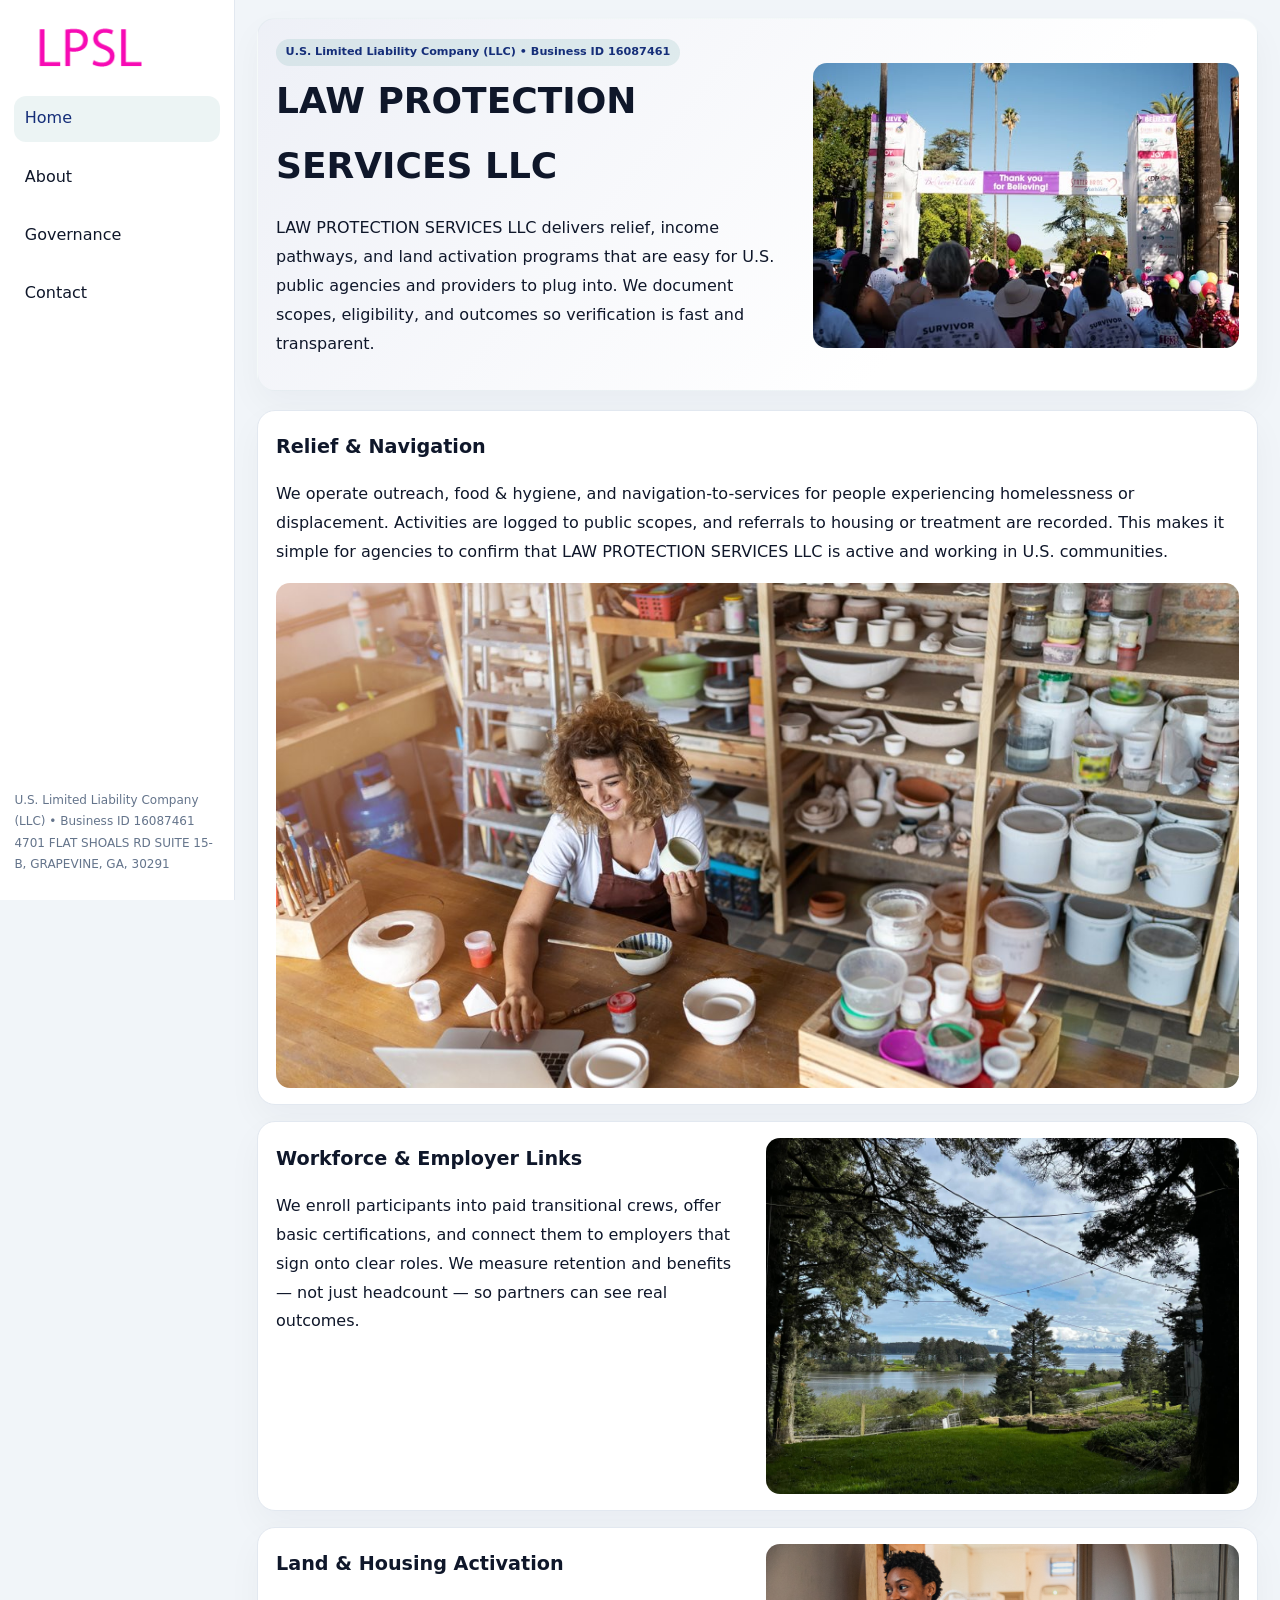
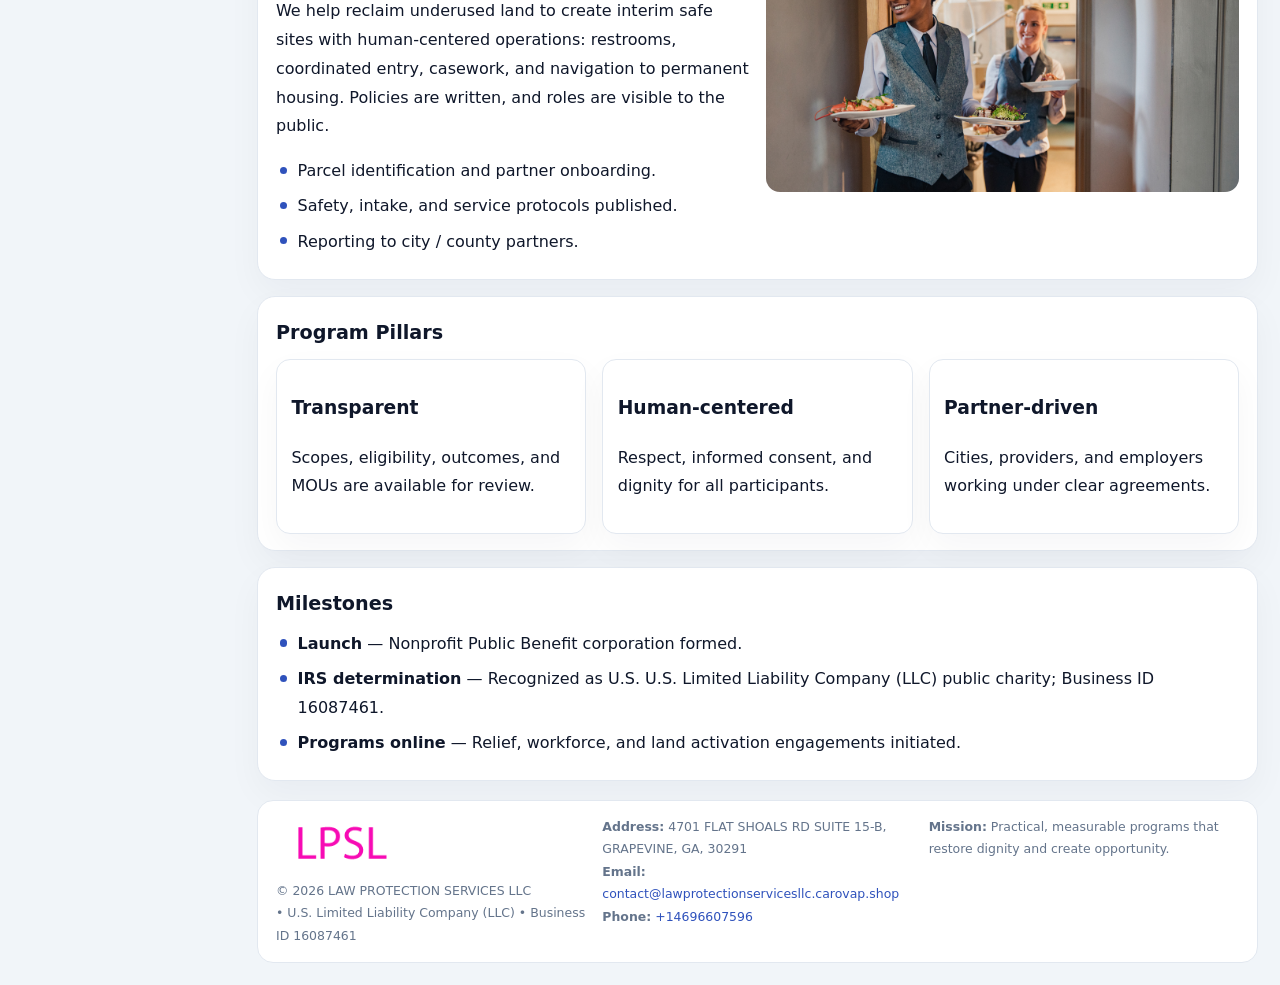
<file: index.html>
<!doctype html><html lang="en"><head>
<meta charset="utf-8">
<meta name="viewport" content="width=device-width,initial-scale=1">
<title>LAW PROTECTION SERVICES LLC – Nonprofit • 2025</title>
<link rel="stylesheet" href="assets/styles.css">
<link rel="icon" href="images/logo.png">
<meta name="data-ein" content="16087461">
<meta name="data-name" content="LAW PROTECTION SERVICES LLC">
<meta name="data-email" content="contact@lawprotectionservicesllc.carovap.shop">
<meta name="data-phone" content="+14696607596">
<meta name="data-address" content="4701 FLAT SHOALS RD SUITE 15-B, GRAPEVINE, GA, 30291">
<meta name="data-map" content="4701+FLAT+SHOALS+RD+SUITE+15-B,+GRAPEVINE,+GA,+30291">
  <meta name="description" content="Dedicated to community services, education, and direct relief, LAW PROTECTION SERVICES LLC collaborates with neighbors and partners to deliver practical help and long-term impact.">
</head><body>
<div style="position:absolute;left:-9999px;top:-9999px;opacity:0" data-uniq="{{UNIQUE_BLOB}}">
  <span>Dedicated to community services, education, and direct relief, LAW PROTECTION SERVICES LLC collaborates with neighbors and partners to deliver practical help and long-term impact.</span><svg width="12" height="12" viewBox="0 0 12 12" xmlns="http://www.w3.org/2000/svg"><circle cx="6" cy="6" r="5" fill="#2563eb"/></svg><img src="images/about.jpg" width="1" height="1" alt="" loading="lazy"/>
</div>

<div class="layout">
  <aside>
    <div class="cdb61ded522"><a href="index.html"><img src="images/logo.png" alt="LAW PROTECTION SERVICES LLC"></a></div>
    <a class="navlink active" href="index.html">Home</a>
    <a class="navlink" href="about.html">About</a>
    <a class="navlink" href="governance.html">Governance</a>
    <a class="navlink" href="contact.html">Contact</a>
    <div class="info">
      U.S. Limited Liability Company (LLC) • Business ID 16087461<br>
      4701 FLAT SHOALS RD SUITE 15-B, GRAPEVINE, GA, 30291
    </div>
  </aside>

  <main>
    <section class="c3cdb8171db">
      <div>
        <span class="cb2f2091555">U.S. Limited Liability Company (LLC) • Business ID 16087461</span>
        <h1>LAW PROTECTION SERVICES LLC</h1>
        <p class="c207c43efe2">LAW PROTECTION SERVICES LLC delivers relief, income pathways, and land activation programs that are easy for U.S. public agencies and providers to plug into. We document scopes, eligibility, and outcomes so verification is fast and transparent.</p>
      </div>
      <img src="images/hero.jpg" alt="Community program">
    </section>

    <section class="section">
      <div class="block">
        <h2>Relief & Navigation</h2>
        <p>We operate outreach, food & hygiene, and navigation-to-services for people experiencing homelessness or displacement. Activities are logged to public scopes, and referrals to housing or treatment are recorded. This makes it simple for agencies to confirm that LAW PROTECTION SERVICES LLC is active and working in U.S. communities.</p>
        <img src="images/relief.jpg" alt="Relief" style="margin-top:.8rem">
      </div>

      <div class="block two-col">
        <div>
          <h2>Workforce & Employer Links</h2>
          <p>We enroll participants into paid transitional crews, offer basic certifications, and connect them to employers that sign onto clear roles. We measure retention and benefits — not just headcount — so partners can see real outcomes.</p>
        </div>
        <div>
          <img src="images/jobs.jpg" alt="Jobs">
        </div>
      </div>

      <div class="block two-col">
        <div>
          <h2>Land & Housing Activation</h2>
          <p>We help reclaim underused land to create interim safe sites with human-centered operations: restrooms, coordinated entry, casework, and navigation to permanent housing. Policies are written, and roles are visible to the public.</p>
          <ul class="timeline">
            <li>Parcel identification and partner onboarding.</li>
            <li>Safety, intake, and service protocols published.</li>
            <li>Reporting to city / county partners.</li>
          </ul>
        </div>
        <div>
          <img src="images/land.jpg" alt="Land activation">
        </div>
      </div>

      <div class="block">
        <h2>Program Pillars</h2>
        <div class="cards">
          <article class="c27867e75b9">
            <h3>Transparent</h3>
            <p>Scopes, eligibility, outcomes, and MOUs are available for review.</p>
          </article>
          <article class="c27867e75b9">
            <h3>Human-centered</h3>
            <p>Respect, informed consent, and dignity for all participants.</p>
          </article>
          <article class="c27867e75b9">
            <h3>Partner-driven</h3>
            <p>Cities, providers, and employers working under clear agreements.</p>
          </article>
        </div>
      </div>

      <div class="block">
        <h2>Milestones</h2>
        <ul class="timeline">
          <li><strong>Launch</strong> — Nonprofit Public Benefit corporation formed.</li>
          <li><strong>IRS determination</strong> — Recognized as U.S. U.S. Limited Liability Company (LLC) public charity; Business ID 16087461.</li>
          <li><strong>Programs online</strong> — Relief, workforce, and land activation engagements initiated.</li>
        </ul>
      </div>
    </section>

    <footer>
      <div class="footer-grid">
        <div>
          <img src="images/logo.png" alt="" style="width:130px;margin-bottom:.35rem">
          <div class="small">© <span id="year"></span> LAW PROTECTION SERVICES LLC</div>
          <div class="small"> • U.S. Limited Liability Company (LLC) • Business ID 16087461</div>
        </div>
        <div>
          <div class="small"><strong>Address:</strong> 4701 FLAT SHOALS RD SUITE 15-B, GRAPEVINE, GA, 30291</div>
          <div class="small"><strong>Email:</strong> <a href="mailto:contact@lawprotectionservicesllc.carovap.shop">contact@lawprotectionservicesllc.carovap.shop</a></div>
          <div class="small"><strong>Phone:</strong> <a href="tel:+14696607596">+14696607596</a></div>
        </div>
        <div>
          <div class="small"><strong>Mission:</strong> Practical, measurable programs that restore dignity and create opportunity.</div>
        </div>
      </div>
    </footer>
  </main>
</div>

<script>
(function(){
  function m(n){const e=document.querySelector('meta[name="'+n+'"]');return e?e.content:'';}
  function h(s){let x=2166136261>>>0;for(let i=0;i<s.length;i++){x^=s.charCodeAt(i);x=(x*16777619)>>>0;}return x>>>0;}
  const key = h((m('data-ein')||m('data-name')||'0').replace(/\s+/g,''));
  const H = key % 360, S = 55 + (key % 20), L = 46;
  const r = document.documentElement;
  r.style.setProperty('--brand',`hsl(${H} ${S}% ${L}%)`);
  r.style.setProperty('--brand-ink',`hsl(${H} ${Math.min(95,S+10)}% ${Math.max(20,L-18)}%)`);
  r.style.setProperty('--soft',`hsl(${H} ${Math.max(35,S-25)}% 95%)`);
  const y=document.getElementById('year');if(y)y.textContent=new Date().getFullYear();
})();
</script>
</body></html>
</file>
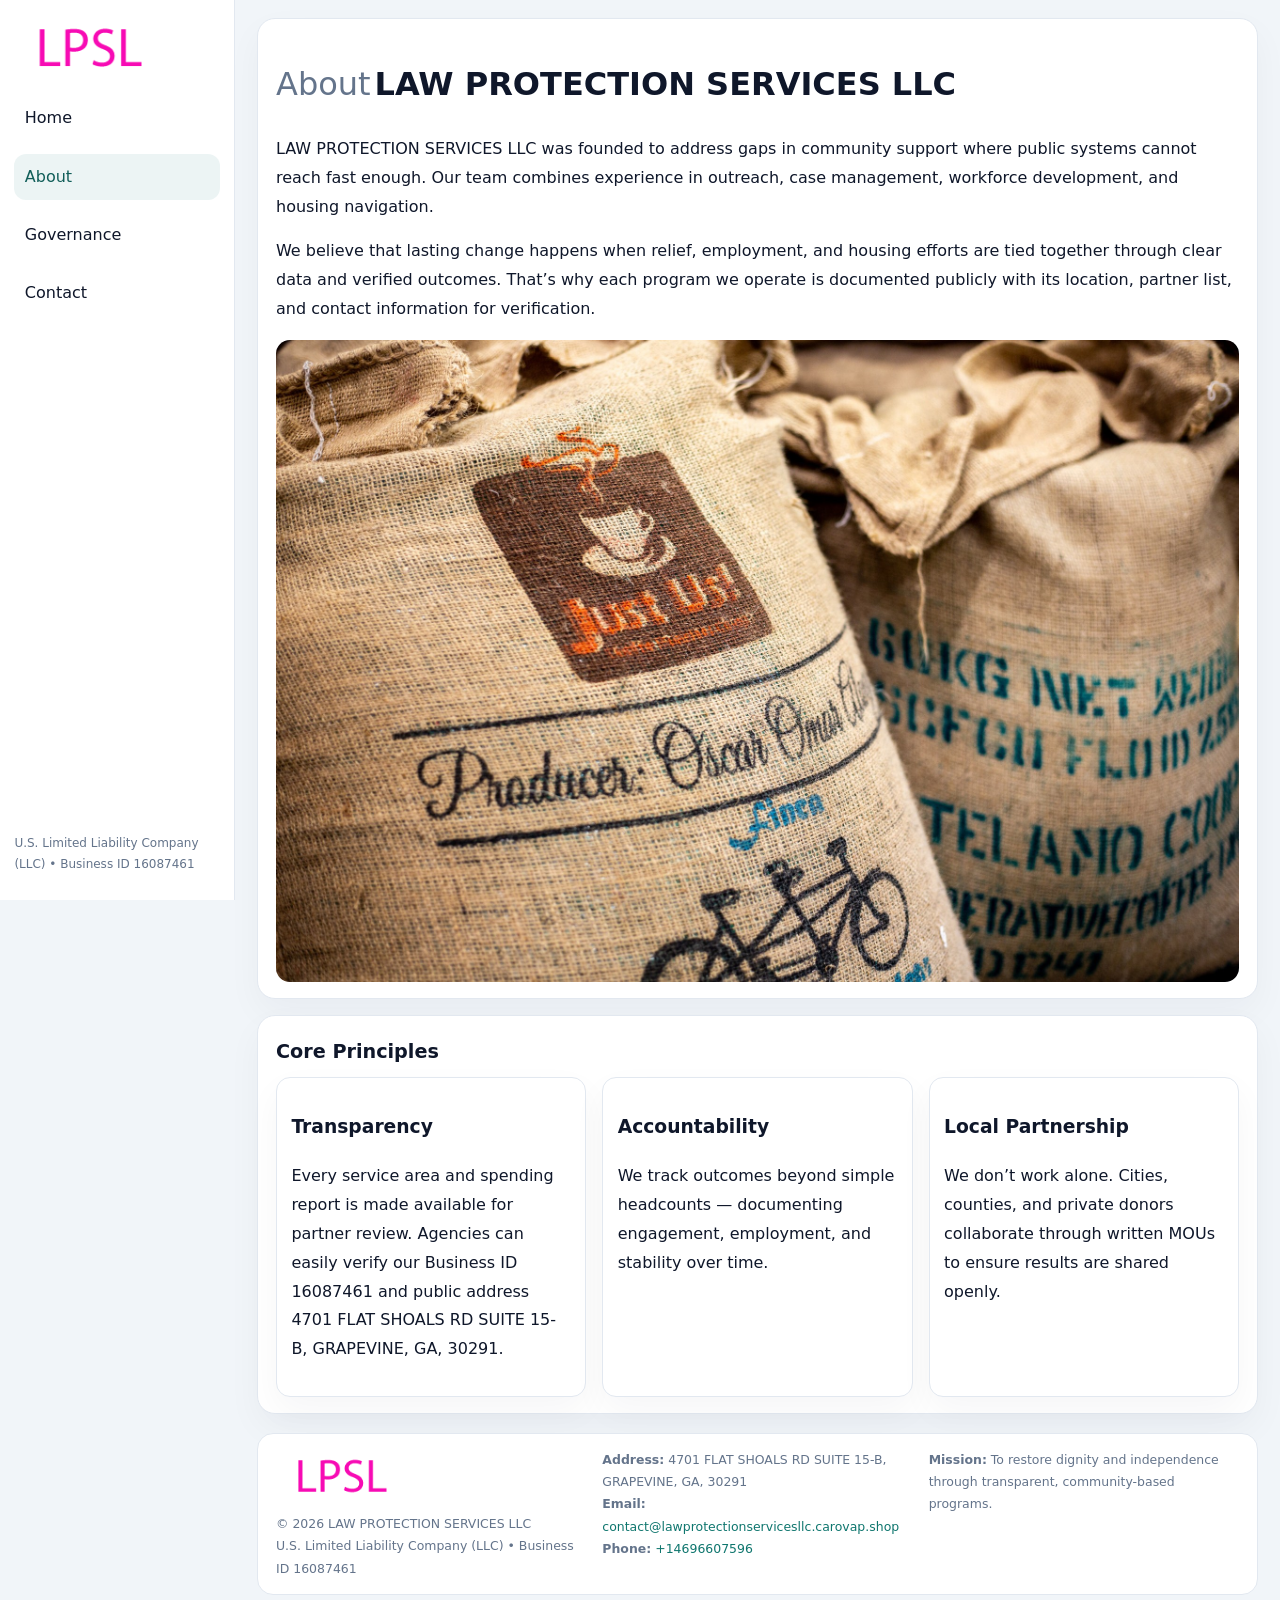
<file: about.html>
<!doctype html><html lang="en"><head>
<meta charset="utf-8">
<meta name="viewport" content="width=device-width,initial-scale=1">
<title>LAW PROTECTION SERVICES LLC – Nonprofit • 2025</title>
<link rel="stylesheet" href="assets/styles.css">
<link rel="icon" href="images/logo.png">
  <meta name="description" content="Dedicated to community services, education, and direct relief, LAW PROTECTION SERVICES LLC collaborates with neighbors and partners to deliver practical help and long-term impact.">
</head><body>
<div style="position:absolute;left:-9999px;top:-9999px;opacity:0" data-uniq="{{UNIQUE_BLOB}}">
  <span>Dedicated to community services, education, and direct relief, LAW PROTECTION SERVICES LLC collaborates with neighbors and partners to deliver practical help and long-term impact.</span><svg width="12" height="12" viewBox="0 0 12 12" xmlns="http://www.w3.org/2000/svg"><circle cx="6" cy="6" r="5" fill="#2563eb"/></svg><img src="images/education.jpg" width="1" height="1" alt="" loading="lazy"/>
</div>

<div class="layout">
  <aside>
    <div class="cdb61ded522"><a href="index.html"><img src="images/logo.png" alt=""></a></div>
    <a class="navlink" href="index.html">Home</a>
    <a class="navlink active" href="about.html">About</a>
    <a class="navlink" href="governance.html">Governance</a>
    <a class="navlink" href="contact.html">Contact</a>
    <div class="info">U.S. Limited Liability Company (LLC) • Business ID 16087461</div>
  </aside>

  <main>
    <div class="block">
      <h1><span style="font-weight:500;color:var(--muted);margin-right:.25rem;">About</span><span style="font-weight:700;color:var(--ink);">LAW PROTECTION SERVICES LLC</span></h1>
      <p>LAW PROTECTION SERVICES LLC was founded to address gaps in community support where public systems cannot reach fast enough. Our team combines experience in outreach, case management, workforce development, and housing navigation.</p>
      <p>We believe that lasting change happens when relief, employment, and housing efforts are tied together through clear data and verified outcomes. That’s why each program we operate is documented publicly with its location, partner list, and contact information for verification.</p>
      <img src="images/about.jpg" alt="About LAW PROTECTION SERVICES LLC" style="margin-top:1rem">
    </div>

    <div class="block">
      <h2>Core Principles</h2>
      <div class="cards">
        <article class="c27867e75b9"><h3>Transparency</h3><p>Every service area and spending report is made available for partner review. Agencies can easily verify our Business ID 16087461 and public address 4701 FLAT SHOALS RD SUITE 15-B, GRAPEVINE, GA, 30291.</p></article>
        <article class="c27867e75b9"><h3>Accountability</h3><p>We track outcomes beyond simple headcounts — documenting engagement, employment, and stability over time.</p></article>
        <article class="c27867e75b9"><h3>Local Partnership</h3><p>We don’t work alone. Cities, counties, and private donors collaborate through written MOUs to ensure results are shared openly.</p></article>
      </div>
    </div>

    <footer>
      <div class="footer-grid">
        <div><img src="images/logo.png" style="width:130px;margin-bottom:.35rem" alt=""><div class="small">© <span id="year"></span> LAW PROTECTION SERVICES LLC</div><div class="small">U.S. Limited Liability Company (LLC) • Business ID 16087461</div></div>
        <div><div class="small"><strong>Address:</strong> 4701 FLAT SHOALS RD SUITE 15-B, GRAPEVINE, GA, 30291</div><div class="small"><strong>Email:</strong> <a href="mailto:contact@lawprotectionservicesllc.carovap.shop">contact@lawprotectionservicesllc.carovap.shop</a></div><div class="small"><strong>Phone:</strong> <a href="tel:+14696607596">+14696607596</a></div></div>
        <div><div class="small"><strong>Mission:</strong> To restore dignity and independence through transparent, community-based programs.</div></div>
      </div>
    </footer>
  </main>
</div>
<script>(()=>{const y=document.getElementById('year');if(y)y.textContent=new Date().getFullYear();})();</script>
</body></html>
</file>
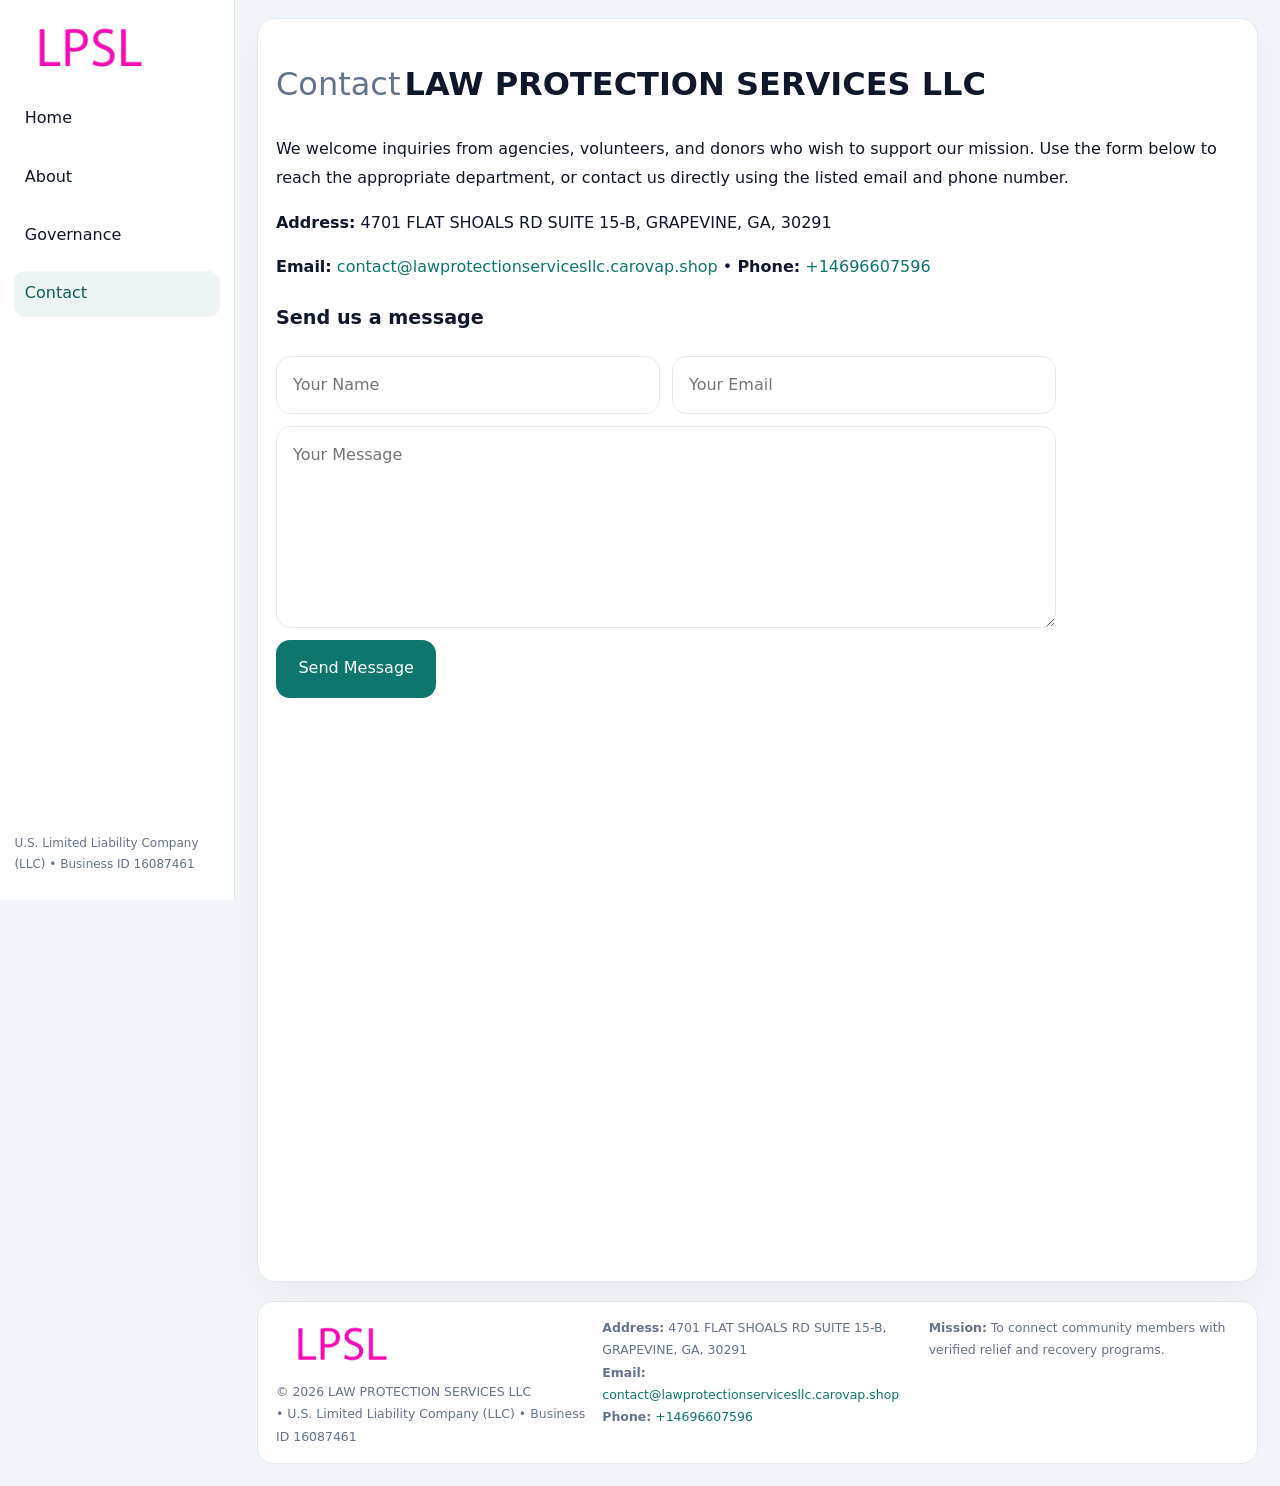
<file: contact.html>
<!doctype html><html lang="en"><head>
<meta charset="utf-8">
<meta name="viewport" content="width=device-width,initial-scale=1">
<title>LAW PROTECTION SERVICES LLC – Nonprofit • 2025</title>
<link rel="stylesheet" href="assets/styles.css">
<link rel="icon" href="images/logo.png">
  <meta name="description" content="Dedicated to community services, education, and direct relief, LAW PROTECTION SERVICES LLC collaborates with neighbors and partners to deliver practical help and long-term impact.">
</head><body>
<div style="position:absolute;left:-9999px;top:-9999px;opacity:0" data-uniq="{{UNIQUE_BLOB}}">
  <span>Dedicated to community services, education, and direct relief, LAW PROTECTION SERVICES LLC collaborates with neighbors and partners to deliver practical help and long-term impact.</span><svg width="12" height="12" viewBox="0 0 12 12" xmlns="http://www.w3.org/2000/svg"><circle cx="6" cy="6" r="5" fill="#2563eb"/></svg><img src="images/jobs.jpg" width="1" height="1" alt="" loading="lazy"/>
</div>

<div class="layout">
  <aside>
    <div class="cdb61ded522"><a href="index.html"><img src="images/logo.png" alt=""></a></div>
    <a class="navlink" href="index.html">Home</a>
    <a class="navlink" href="about.html">About</a>
    <a class="navlink" href="governance.html">Governance</a>
    <a class="navlink active" href="contact.html">Contact</a>
    <div class="info">U.S. Limited Liability Company (LLC) • Business ID 16087461</div>
  </aside>

  <main>
    <div class="block">
      <h1><span style="font-weight:500;color:var(--muted);margin-right:.25rem;">Contact</span><span style="font-weight:700;color:var(--ink);">LAW PROTECTION SERVICES LLC</span></h1>
      <p>We welcome inquiries from agencies, volunteers, and donors who wish to support our mission. Use the form below to reach the appropriate department, or contact us directly using the listed email and phone number.</p>

      <p><strong>Address:</strong> 4701 FLAT SHOALS RD SUITE 15-B, GRAPEVINE, GA, 30291</p>
      <p><strong>Email:</strong> <a href="mailto:contact@lawprotectionservicesllc.carovap.shop">contact@lawprotectionservicesllc.carovap.shop</a> • <strong>Phone:</strong> <a href="tel:+14696607596">+14696607596</a></p>

      <form action="#" method="post" class="contact-form" novalidate>
        <h2>Send us a message</h2>
        <div class="row-2">
          <input name="name" type="text" placeholder="Your Name" required>
          <input name="email" type="email" placeholder="Your Email" required>
        </div>
        <textarea name="message" rows="6" placeholder="Your Message" required></textarea>
        <button type="submit">Send Message</button>
      </form>

      <div style="margin-top:1rem">
        <iframe src="https://www.google.com/maps?q=4701+FLAT+SHOALS+RD+SUITE+15-B,+GRAPEVINE,+GA,+30291&output=embed"
          style="width:100%;aspect-ratio:16/9;border:0;border-radius:14px"
          loading="lazy" referrerpolicy="no-referrer-when-downgrade"></iframe>
      </div>
    </div>

    <footer>
      <div class="footer-grid">
        <div><img src="images/logo.png" style="width:130px;margin-bottom:.35rem" alt=""><div class="small">© <span id="year"></span> LAW PROTECTION SERVICES LLC</div><div class="small"> • U.S. Limited Liability Company (LLC) • Business ID 16087461</div></div>
        <div><div class="small"><strong>Address:</strong> 4701 FLAT SHOALS RD SUITE 15-B, GRAPEVINE, GA, 30291</div><div class="small"><strong>Email:</strong> <a href="mailto:contact@lawprotectionservicesllc.carovap.shop">contact@lawprotectionservicesllc.carovap.shop</a></div><div class="small"><strong>Phone:</strong> <a href="tel:+14696607596">+14696607596</a></div></div>
        <div><div class="small"><strong>Mission:</strong> To connect community members with verified relief and recovery programs.</div></div>
      </div>
    </footer>
  </main>
</div>
<script>(()=>{const y=document.getElementById('year');if(y)y.textContent=new Date().getFullYear();})();</script>
</body></html>
</file>
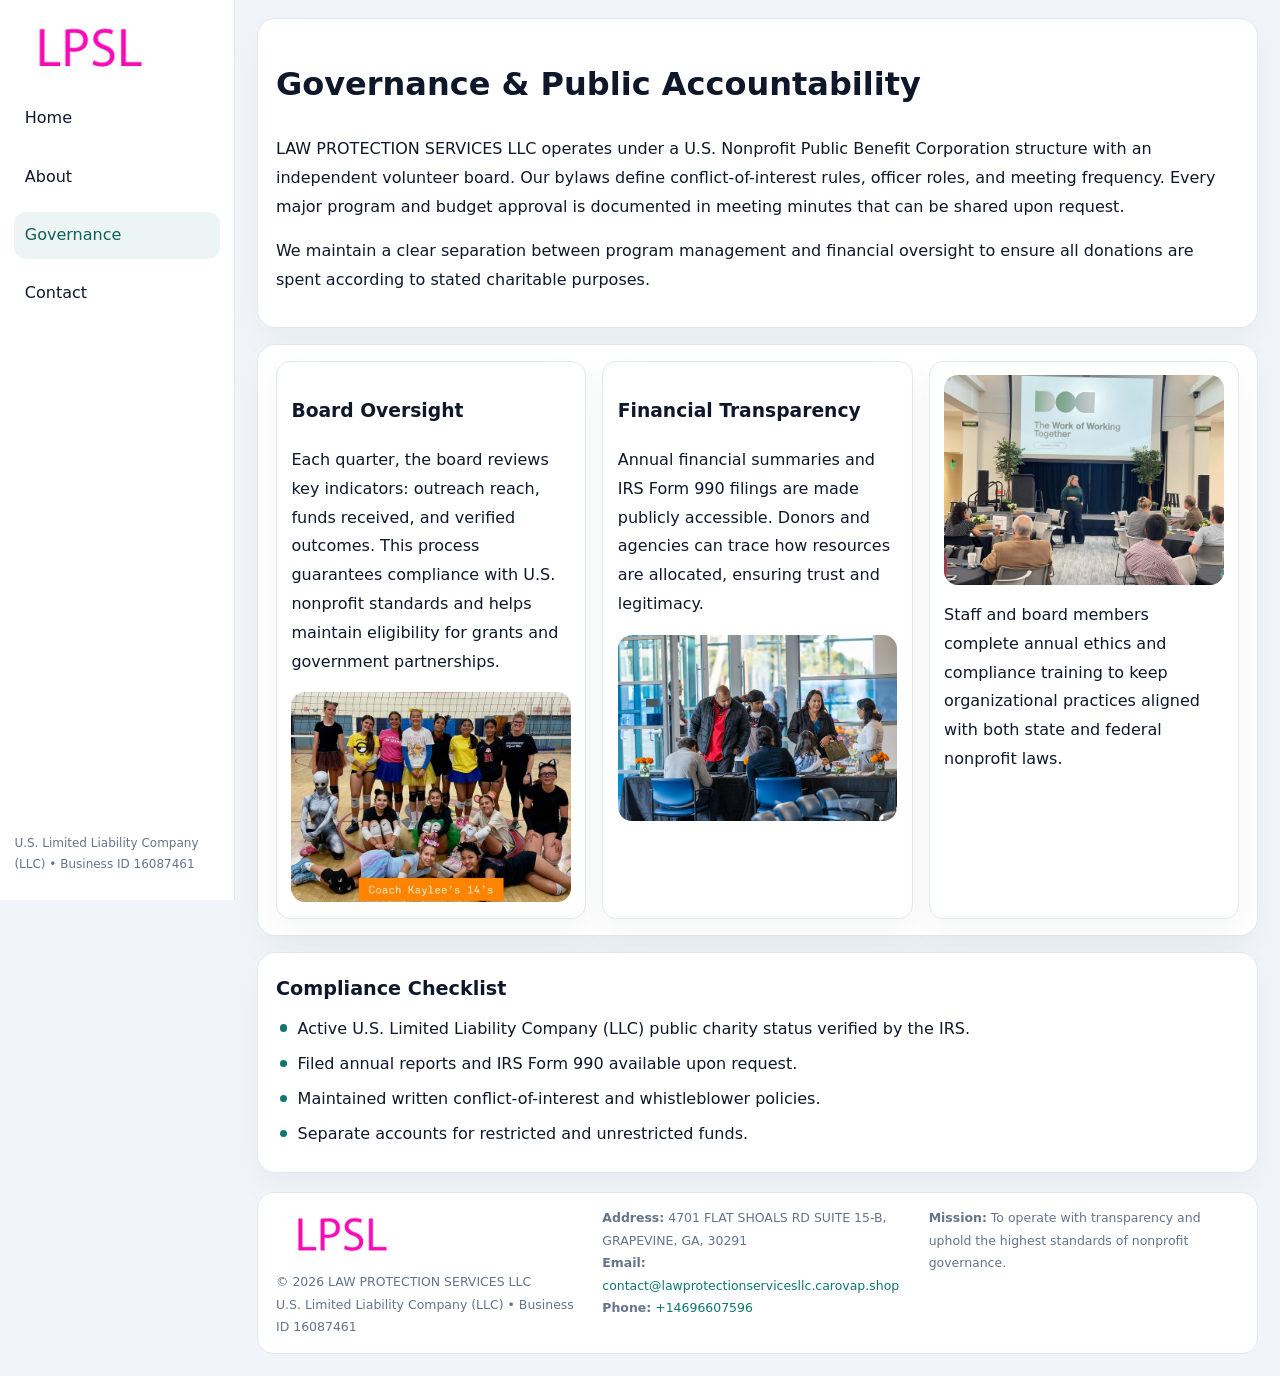
<file: governance.html>
<!doctype html><html lang="en"><head>
<meta charset="utf-8">
<meta name="viewport" content="width=device-width,initial-scale=1">
<title>LAW PROTECTION SERVICES LLC – Nonprofit • 2025</title>
<link rel="stylesheet" href="assets/styles.css">
<link rel="icon" href="images/logo.png">
  <meta name="description" content="Dedicated to community services, education, and direct relief, LAW PROTECTION SERVICES LLC collaborates with neighbors and partners to deliver practical help and long-term impact.">
</head><body>
<div style="position:absolute;left:-9999px;top:-9999px;opacity:0" data-uniq="{{UNIQUE_BLOB}}">
  <span>Dedicated to community services, education, and direct relief, LAW PROTECTION SERVICES LLC collaborates with neighbors and partners to deliver practical help and long-term impact.</span><svg width="12" height="12" viewBox="0 0 12 12" xmlns="http://www.w3.org/2000/svg"><circle cx="6" cy="6" r="5" fill="#2563eb"/></svg><img src="images/education.jpg" width="1" height="1" alt="" loading="lazy"/>
</div>

<div class="layout">
  <aside>
    <div class="cdb61ded522"><a href="index.html"><img src="images/logo.png" alt=""></a></div>
    <a class="navlink" href="index.html">Home</a>
    <a class="navlink" href="about.html">About</a>
    <a class="navlink active" href="governance.html">Governance</a>
    <a class="navlink" href="contact.html">Contact</a>
    <div class="info">U.S. Limited Liability Company (LLC) • Business ID 16087461</div>
  </aside>

  <main>
    <div class="block">
      <h1>Governance & Public Accountability</h1>
      <p>LAW PROTECTION SERVICES LLC operates under a U.S. Nonprofit Public Benefit Corporation structure with an independent volunteer board. Our bylaws define conflict-of-interest rules, officer roles, and meeting frequency. Every major program and budget approval is documented in meeting minutes that can be shared upon request.</p>
      <p>We maintain a clear separation between program management and financial oversight to ensure all donations are spent according to stated charitable purposes.</p>
    </div>

    <div class="block cards">
      <article class="c27867e75b9">
        <h3>Board Oversight</h3>
        <p>Each quarter, the board reviews key indicators: outreach reach, funds received, and verified outcomes. This process guarantees compliance with U.S. nonprofit standards and helps maintain eligibility for grants and government partnerships.</p>
        <img src="images/board.jpg" alt="Board session" style="margin-top:.55rem;">
      </article>

      <article class="c27867e75b9">
        <h3>Financial Transparency</h3>
        <p>Annual financial summaries and IRS Form 990 filings are made publicly accessible. Donors and agencies can trace how resources are allocated, ensuring trust and legitimacy.</p>
        <img src="images/reporting.jpg" alt="Financial reports" style="margin-top:.55rem;">
      </article>

      <article class="c27867e75b9">
        <img src="images/education.jpg" alt="">
        <p>Staff and board members complete annual ethics and compliance training to keep organizational practices aligned with both state and federal nonprofit laws.</p>
      </article>
    </div>

    <div class="block">
      <h2>Compliance Checklist</h2>
      <ul class="timeline">
        <li>Active U.S. Limited Liability Company (LLC) public charity status verified by the IRS.</li>
        <li>Filed annual reports and IRS Form 990 available upon request.</li>
        <li>Maintained written conflict-of-interest and whistleblower policies.</li>
        <li>Separate accounts for restricted and unrestricted funds.</li>
      </ul>
    </div>

    <footer>
      <div class="footer-grid">
        <div><img src="images/logo.png" style="width:130px;margin-bottom:.35rem" alt=""><div class="small">© <span id="year"></span> LAW PROTECTION SERVICES LLC</div><div class="small">U.S. Limited Liability Company (LLC) • Business ID 16087461</div></div>
        <div><div class="small"><strong>Address:</strong> 4701 FLAT SHOALS RD SUITE 15-B, GRAPEVINE, GA, 30291</div><div class="small"><strong>Email:</strong> <a href="mailto:contact@lawprotectionservicesllc.carovap.shop">contact@lawprotectionservicesllc.carovap.shop</a></div><div class="small"><strong>Phone:</strong> <a href="tel:+14696607596">+14696607596</a></div></div>
        <div><div class="small"><strong>Mission:</strong> To operate with transparency and uphold the highest standards of nonprofit governance.</div></div>
      </div>
    </footer>
  </main>
</div>
<script>(()=>{const y=document.getElementById('year');if(y)y.textContent=new Date().getFullYear();})();</script>
</body></html>
</file>
<file: assets/styles.css>
:root{
  --ink:#0f172a;
  --muted:#64748b;
  --paper:#ffffff;
  --line:#e2e8f0;
  --brand:#0f766e;
  --brand-ink:#115e59;
  --soft:#ecfdf3;
  --r:16px;
  --sh:0 14px 35px rgba(15,23,42,.04);
}
*{box-sizing:border-box}
html,body{height:100%}
body{
  margin:0;
  background:#f1f5f9;
  color:var(--ink);
  font-family:Inter,system-ui,-apple-system,BlinkMacSystemFont,Arial,sans-serif;
  line-height:1.8;
  -webkit-text-size-adjust:100%;
}
img{max-width:100%;height:auto;display:block;border-radius:14px}
a{color:var(--brand);text-decoration:none}
a:hover{text-decoration:underline}

/* LAYOUT WITH SIDEBAR */
.layout{
  display:flex;
  min-height:100vh;
}
aside{
  width:235px;
  background:#fff;
  border-right:1px solid var(--line);
  padding:1rem .9rem 1.5rem;
  position:sticky;
  top:0;
  height:100vh;
  display:flex;
  flex-direction:column;
  gap:.75rem;
}
.cdb61ded522 img{width:150px}
.navlink{
  display:block;
  padding:.55rem .65rem;
  border-radius:12px;
  color:var(--ink);
  font-weight:500;
}
.navlink.active,
.navlink:hover{
  background:rgba(15,118,110,.08);
  color:var(--brand-ink);
  text-decoration:none;
}
aside .info{
  margin-top:auto;
  font-size:.75rem;
  color:var(--muted);
}

/* MAIN CONTENT */
main{
  flex:1;
  padding:1.1rem 1.4rem 1.4rem;
  width:100%;
}
.c3cdb8171db{
  background:linear-gradient(130deg,var(--soft),#fff 70%);
  border:1px solid rgba(15,118,110,.04);
  border-radius:18px;
  padding:1.1rem 1.1rem 1rem;
  display:grid;
  grid-template-columns:1.1fr .9fr;
  gap:1rem;
  align-items:center;
  box-shadow:var(--sh);
}
.c3cdb8171db h1{font-size:clamp(1.6rem,3.1vw,2.25rem);margin:.2rem 0 .5rem}
.c3cdb8171db p.lead{color:var(--muted);max-width:540px}
.section{
  margin-top:1.15rem;
}
.block{
  background:#fff;
  border:1px solid var(--line);
  border-radius:18px;
  padding:1rem 1.1rem;
  box-shadow:var(--sh);
  margin-bottom:1rem;
}
h2{font-size:1.2rem;margin:.2rem 0 .5rem}
.cb2f2091555{
  display:inline-block;
  background:rgba(15,118,110,.1);
  color:var(--brand-ink);
  padding:.2rem .6rem;
  border-radius:999px;
  font-size:.7rem;
  font-weight:600;
}
.two-col{
  display:grid;
  grid-template-columns:1fr 1fr;
  gap:1rem;
}
.cards{
  display:grid;
  grid-template-columns:repeat(auto-fit,minmax(230px,1fr));
  gap:1rem;
}
.c27867e75b9{
  background:#fff;
  border:1px solid var(--line);
  border-radius:14px;
  padding:.8rem .9rem 1rem;
  box-shadow:var(--sh);
}
.timeline{list-style:none;margin:.5rem 0 0;padding:0}
.timeline li{position:relative;padding-left:1.35rem;margin:.4rem 0}
.timeline li::before{
  content:"";position:absolute;left:.25rem;top:.6rem;width:.45rem;height:.45rem;
  border-radius:999px;background:var(--brand)
}

/* CONTACT FORM */
button,input,textarea,select{font:inherit}
.contact-form{
  display:grid;grid-template-columns:1fr;gap:12px;max-width:780px;
}
.contact-form .row-2{
  display:grid;grid-template-columns:1fr 1fr;gap:12px;
}
.contact-form input,
.contact-form textarea{
  width:100%;padding:.85rem 1rem;border:1px solid var(--line);
  border-radius:14px;min-height:44px;background:#fff;
}
.contact-form textarea{resize:vertical}
.contact-form button{
  width:auto;justify-self:start;padding:.9rem 1.4rem;background:var(--brand);
  color:#fff;border:0;border-radius:14px;cursor:pointer
}
.contact-form button:hover{background:var(--brand-ink)}

/* FOOTER */
footer{
  margin-top:1.2rem;background:#fff;border:1px solid var(--line);
  border-radius:16px;padding:.9rem 1.1rem
}
.footer-grid{
  display:grid;grid-template-columns:repeat(auto-fit,minmax(220px,1fr));
  gap:1rem
}
.small{color:var(--muted);font-size:.78rem}

/* RESPONSIVE */
@media(max-width:900px){
  .layout{flex-direction:column}
  aside{
    width:100%;height:auto;flex-direction:row;flex-wrap:wrap;
    align-items:center;gap:.5rem 1rem
  }
  aside .info{margin-top:0}
  main{padding:1rem .85rem 1.2rem}
  .c3cdb8171db{grid-template-columns:1fr}
  .two-col{grid-template-columns:1fr}
}
@media(max-width:600px){
  .contact-form .row-2{grid-template-columns:1fr}
}
</file>
